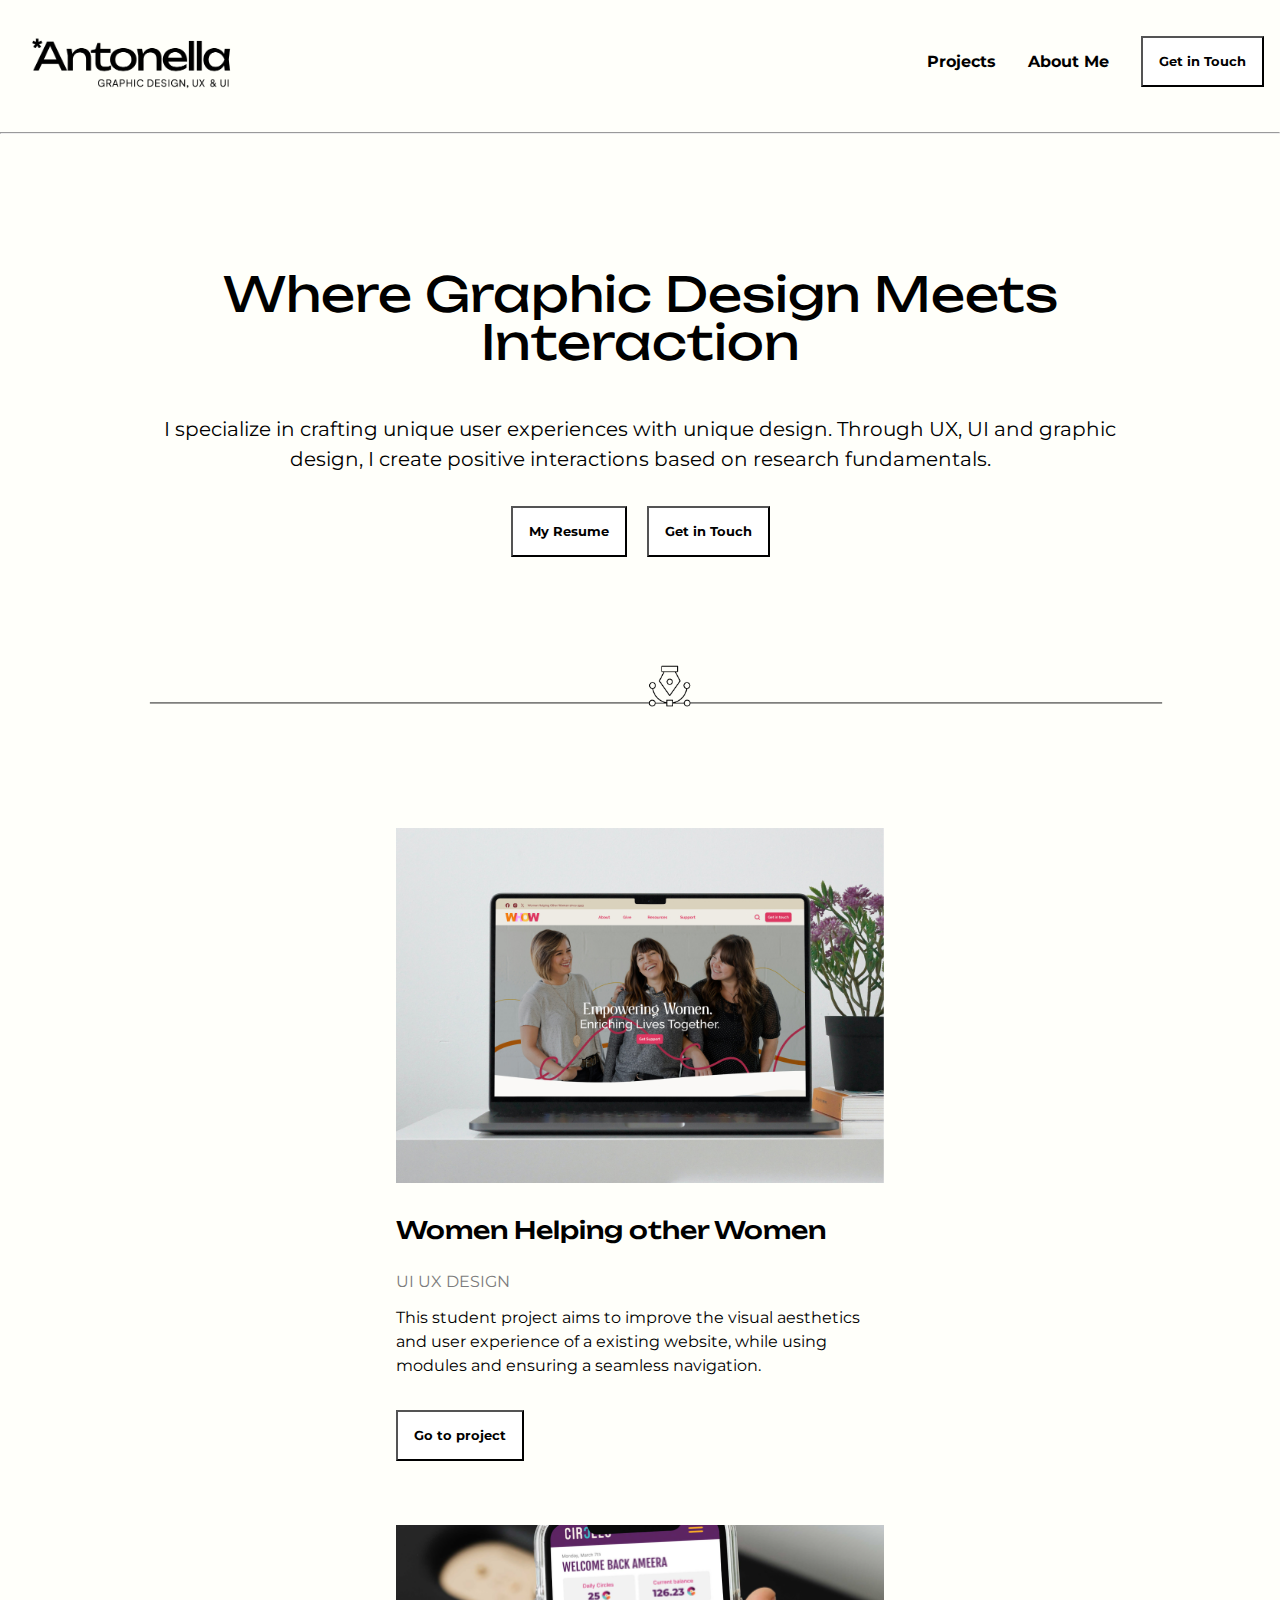
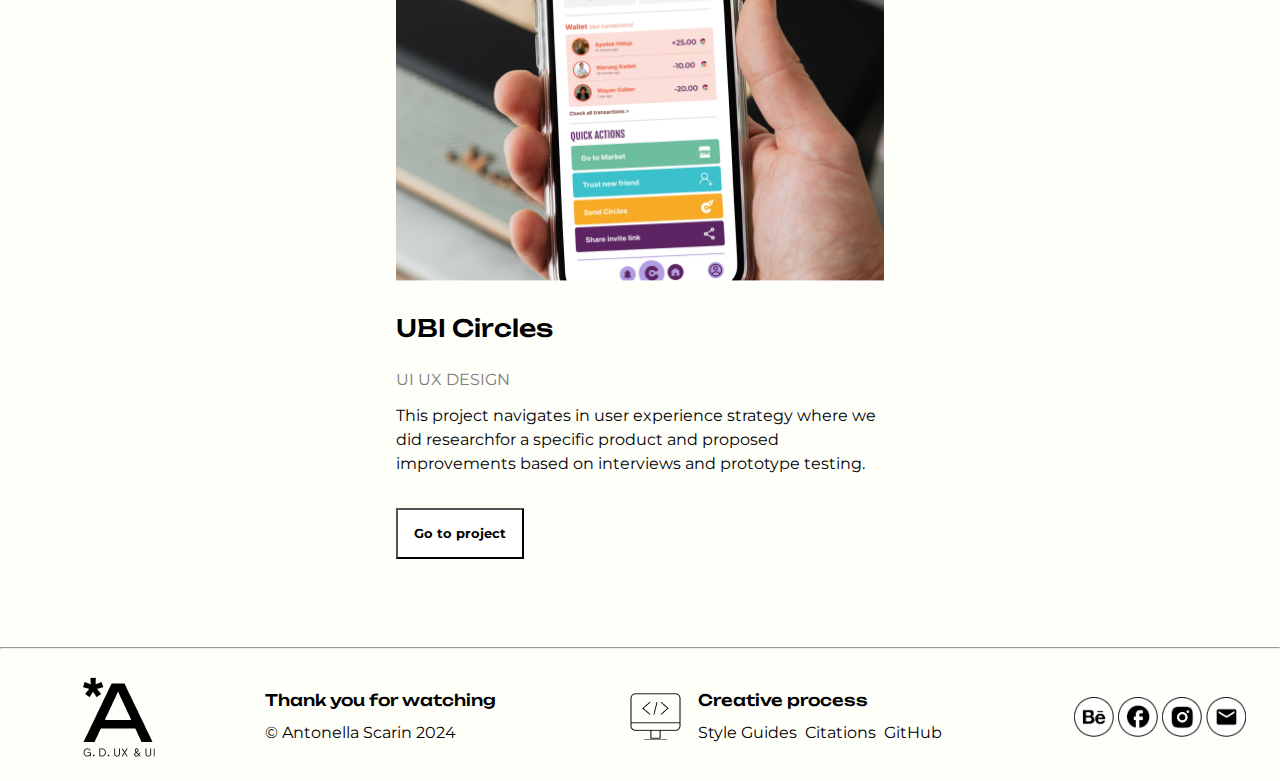
<file: index.html>
<!DOCTYPE html>

<html lang="en">
<head>
  <meta charset="utf-8">
  <meta name="viewport" content="width=device-width, initial-scale=1">
  <title>Portfolio Antonella</title>
  <link rel="stylesheet" href="css/style.css">
  
  <!-- GOOGLE FONTS: Unbounded -->
  <link rel="preconnect" href="https://fonts.googleapis.com" />
  <link rel="preconnect" href="https://fonts.gstatic.com" crossorigin />
  <link
  href="https://fonts.googleapis.com/css2?family=Unbounded:wght@200..900&display=swap"
  rel="stylesheet"
  />
  
  <!-- GOOGLE FONTS: Montserrat -->
  <link rel="preconnect" href="https://fonts.googleapis.com" />
  <link rel="preconnect" href="https://fonts.gstatic.com" crossorigin />
  <link
  href="https://fonts.googleapis.com/css2?family=Montserrat:ital,wght@0,100..900;1,100..900&family=Unbounded:wght@200..900&display=swap"
  rel="stylesheet"
  />
  
  <!-- ICON INSIDE BUTTONS -->
  <link
  rel="stylesheet"
  href="https://cdnjs.cloudflare.com/ajax/libs/font-awesome/6.5.2/css/all.min.css"
  integrity="sha512-SnH5WK+bZxgPHs44uWIX+LLJAJ9/2PkPKZ5QiAj6Ta86w+fsb2TkcmfRyVX3pBnMFcV7oQPJkl9QevSCWr3W6A=="
  crossorigin="anonymous"
  referrerpolicy="no-referrer"
  />
</head>
<!-- end of head.  Head is the brain of the website-->

<body>
  <nav class="navbar">
    <a href="index.html"><img class="logo" src="img/logo.png" alt="Websitelogo" width="201" height="56"></a>
    <div class="menu">
      <a href="index.html">Projects</a>
      <a href="about.html">About Me</a>
      <button class="nav-button" onclick="window.location.href='get-in-touch.html';">Get in Touch</button>
    </div>
  </nav>
  <!-- #end of navigation -->
  
  <hr />
  
  <main>
    <section class="hero">
      <h1>Where Graphic Design Meets Interaction</h1>
      <h2>
        I specialize in crafting unique user experiences with unique design.
        Through UX, UI and graphic design, I create positive interactions
        based on research fundamentals.
      </h2>
      <div>
        <button class="hero-buttons" onclick="window.location.href='doc/resume.pdf';">My Resume</button>
        <button class="hero-buttons" onclick="window.location.href='get-in-touch.html';">Get in Touch </button>
      </div>
    </section> <!-- #end of hero -->
    
    <img class="dividor" src="img/dividor.png" alt="a line." />
    
    <div class="projects-container">
      <section class="project-card">
        <img
        src="img/whow-project-cover.jpg"
        alt="a macbook open, showing a the home page of the website."
        width="491"
        height="357"
        />
        <h3>Women Helping other Women</h3>
        <h4>UI UX DESIGN</h4>
        <p>
          This student project aims to improve the visual aesthetics and user
          experience of a existing website, while using modules and ensuring a
          seamless navigation.
        </p>
        <button class="projects-button" onclick="window.location.href='project-1.html';"> Go to project <i class="fa-solid fa-arrow-right"></i>
        </button>  <!-- source:https://youtu.be/dvdamxFWiMM?si=2EXFftRUHvhOe-Tz -->
      </section>  <!-- #end of project 1 -->
      
      <section class="project-card">
        <img src="img/ubi-cover.jpg" alt="a hand holding an iphone with the home page of the app." width="491" height="357">
        <h3>UBI Circles</h3>
        <h4>UI UX DESIGN</h4>
        <p>
          This project navigates in user experience strategy where we did
          researchfor a specific product and proposed
          improvements based on interviews and prototype testing.
        </p>
        <button
        class="projects-button"
        onclick="window.location.href='project-2.html';">
        Go to project <i class="fa-solid fa-arrow-right"></i>
      </button>
      <!-- source:https://youtu.be/dvdamxFWiMM?si=2EXFftRUHvhOe-Tz -->
    </section>
    
    <!-- #end of project 2 -->
  </div>
</main>

<hr />

<footer>
  
  <figure class="footer-logo">
    <img src="img/footer-logo.png" alt="Websitelogo vertion 2" width="74" height="89">
  </figure>
  
  <div class="footer-content">
    <h5>Thank you for watching</h5>
    <p>© Antonella Scarin 2024</p>
  </div>
  
  <div class="creative-process">
    <figure class="footer-icon">
      <img src="img/icon-footer.png" alt="icon of a computer2" width="53" height="48">
    </figure>
    
    <div class="creative-process-content">
      
      <h5>Creative process</h5>
      
      <ul class="footer-list">
        <li class="footer-list-item"> <a href="doc/styleguides.pdf"><p>Style Guides</p></a>
          <!-- source: how to link a PDF:https://www.youtube.com/watch?v=sWHcoekPKCU --></li>
          <li class="footer-list-item"> <a href="doc/citations.pdf"><p>Citations</p></a> </li>
          <li class="footer-list-item"><a href="https://github.com/AntonellaSL/portfolio2024.git"><p>GitHub</p></a></li>
        </ul>
      </div>
    </div>
    
    <div class="social-media">
      <a class="social-media-logos" href="https://www.behance.net/antonellas0d31"><img src="img/behance.png" alt="Behance Logo" width="40" height="40"/></a>
      <a class="social-media-logos" href="https://www.facebook.com/antonellascarin/"><img src="img/facebook.png" alt="Facebook Logo" width="40" height="40"/></a>
      <a class="social-media-logos" href="https://www.instagram.com/_byantonella/"> <img src="img/instagram.png" alt="Instagram Logo" width="40" height="40"/></a>
      <a class="social-media-logos" href="antonella.scarin.l@gmail.com"><img src="img/email.png" alt="email icon" width="40" height="40"
        /></a>
      </div>
    </footer> <!-- #end of footer -->
  </body>
  </html>
</file>
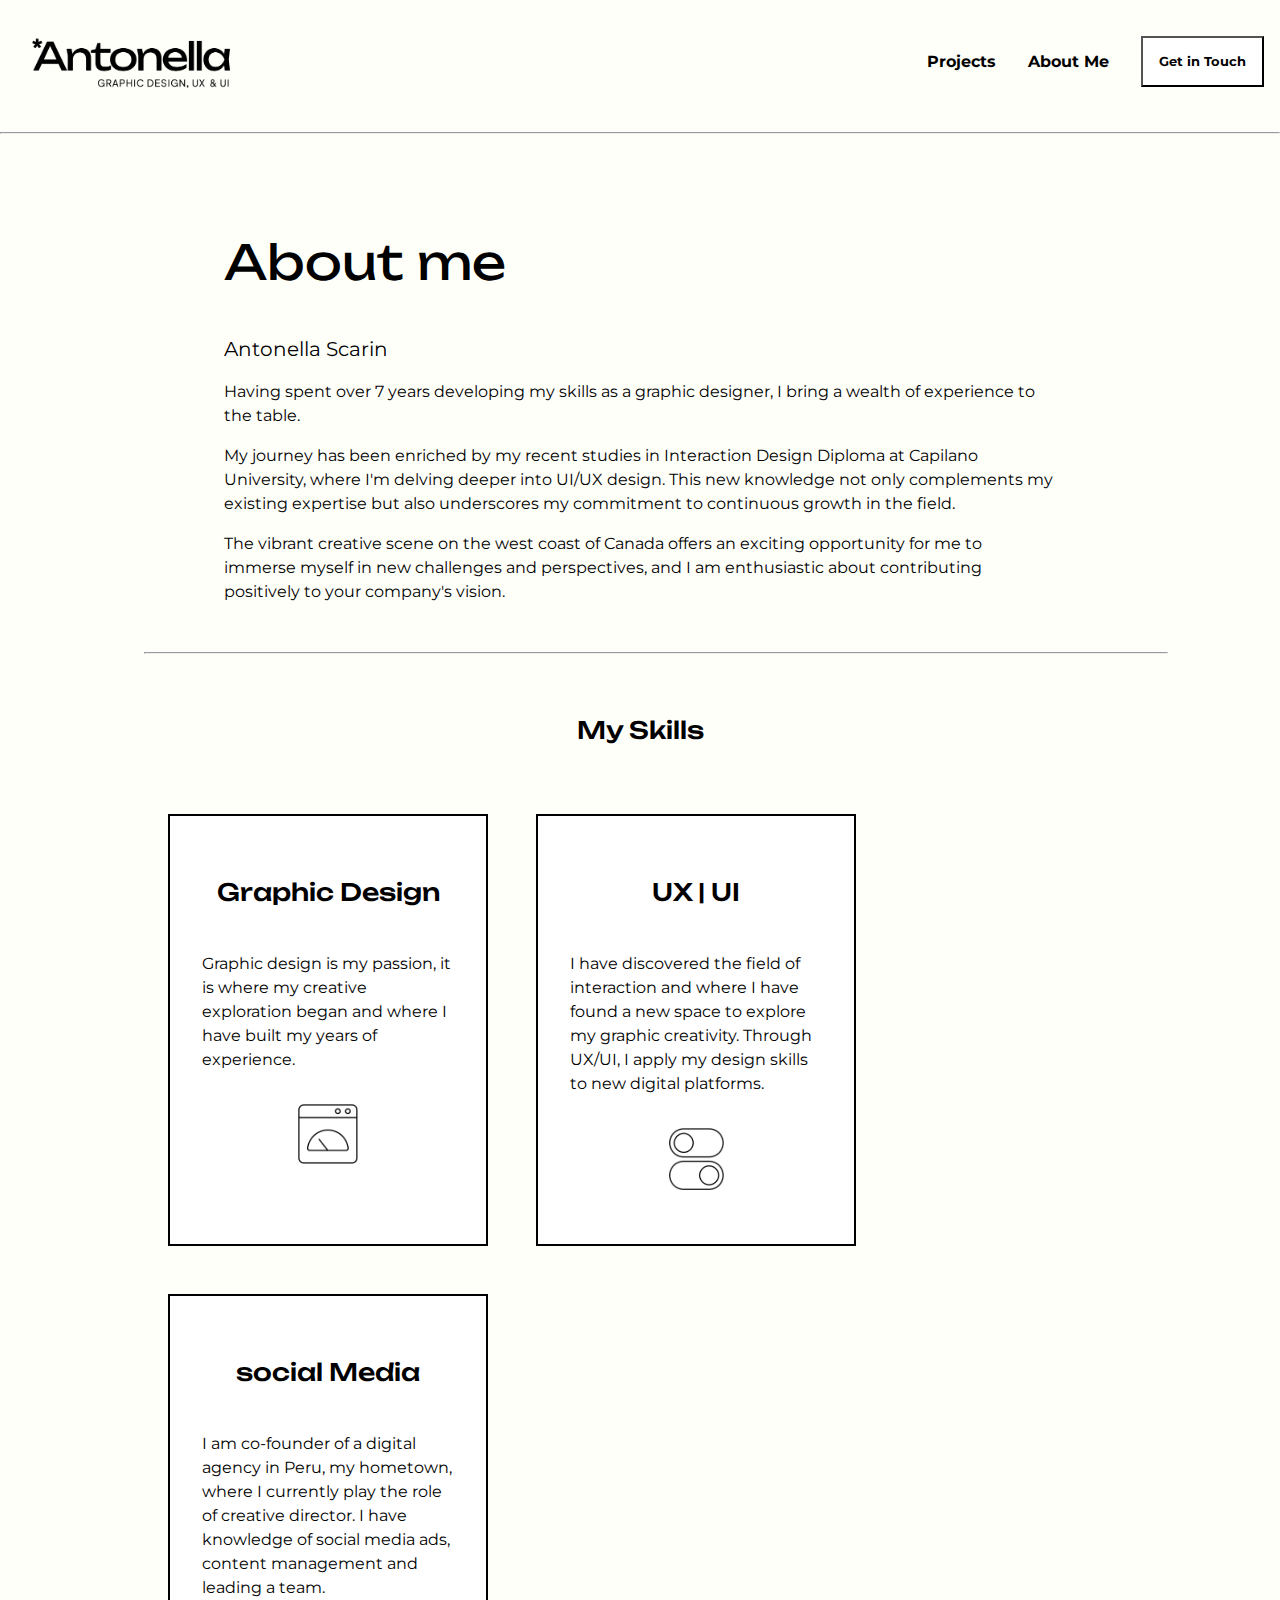
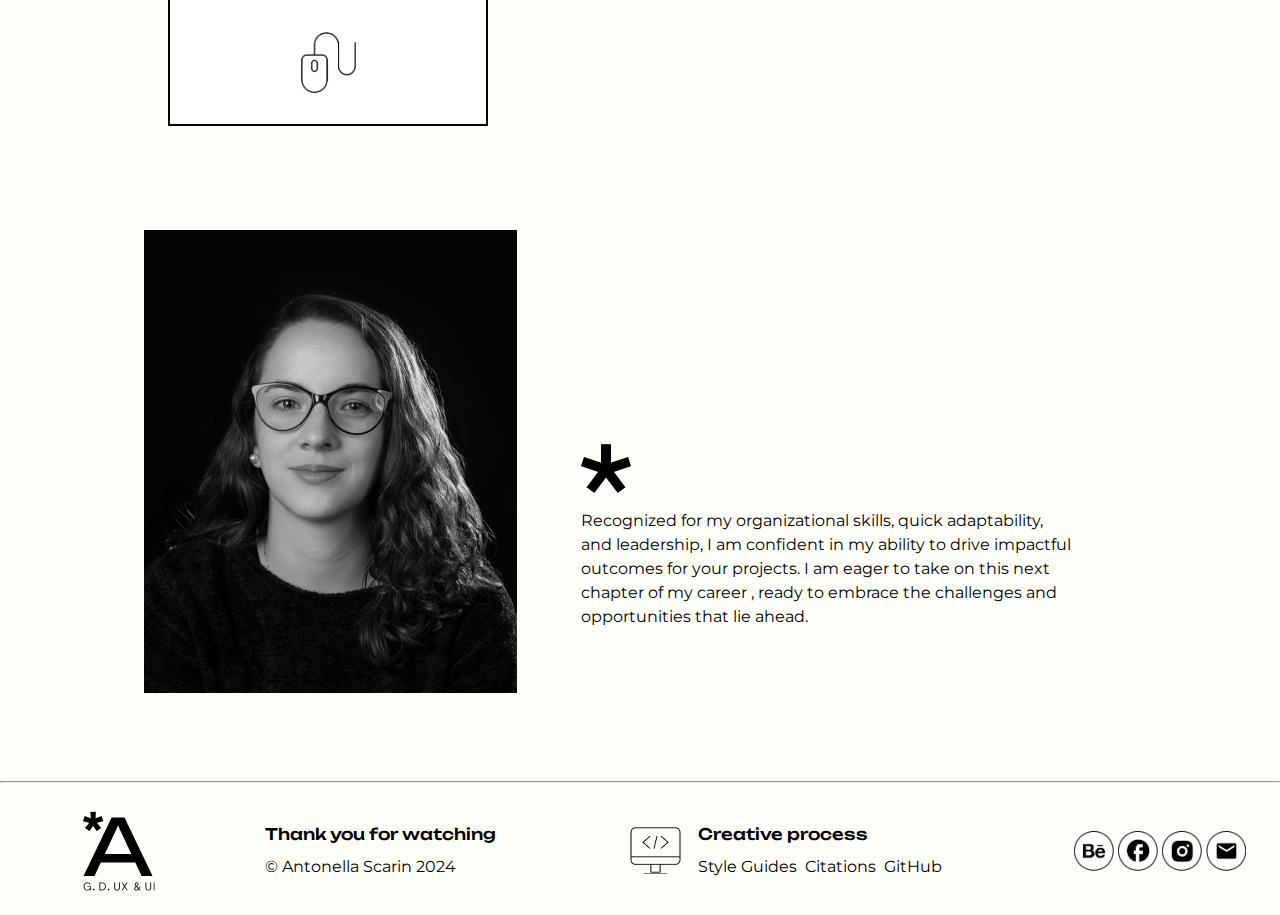
<file: about.html>
<!doctype html>

<html lang="en">
<head>
	<meta charset="utf-8">		
	<meta name="viewport" content="width=device-width, initial-scale=1">
	<title>Portfolio Antonella</title>
	<link rel="stylesheet" href="css/style.css">
	
	<!-- GOOGLE FONTS: Unbounded -->
	<link rel="preconnect" href="https://fonts.googleapis.com">
	<link rel="preconnect" href="https://fonts.gstatic.com" crossorigin>
	<link href="https://fonts.googleapis.com/css2?family=Unbounded:wght@200..900&display=swap" rel="stylesheet">
	
	
	<!-- GOOGLE FONTS: Montserrat -->
	<link rel="preconnect" href="https://fonts.googleapis.com">
	<link rel="preconnect" href="https://fonts.gstatic.com" crossorigin>
	<link href="https://fonts.googleapis.com/css2?family=Montserrat:ital,wght@0,100..900;1,100..900&family=Unbounded:wght@200..900&display=swap" rel="stylesheet">
	
	
</head> <!-- end of head.  Head is the brain of the website-->

<body>
	<nav class="navbar"> 
		<a href="index.html"><img class="logo" src="img/logo.png" alt="Websitelogo" width="201" height="56"/></a>
		<div class="menu">
			<a href="index.html">Projects</a>
			<a href="about.html">About Me</a>
			<button class="nav-button" onclick="window.location.href='get-in-touch.html';">Get in Touch</button>
		</div>
	</nav> <!-- #end of navigation -->
	
	<hr>
	
	<main>
		
		<section class="about-title">
			<h1>About me</h1>
			<h2>Antonella Scarin</h2>
			
			<div class="about-content">
				<p>Having spent over 7 years developing my skills as a graphic designer, I bring a wealth of experience to the table.</p>
				<p>My journey has been enriched by my recent studies in  Interaction Design Diploma at Capilano University, where I'm delving deeper into UI/UX design. This new knowledge not only complements my existing expertise but also underscores my commitment to continuous growth in the field.</p>
				<p>The vibrant creative scene on the west coast of Canada offers an exciting opportunity for me to immerse myself in new challenges and perspectives, and I am enthusiastic about contributing positively to your company's vision.</p>
			</div> <!-- #end of content -->
			
		</section> <!-- #end of about title -->
		
		<hr class="half-line">
		
		<section class="my-skills">
			<h3>My Skills</h3>
			
			<div class="skills-cards">
				
				<div class="card">
					<h3>Graphic Design</h3>
					<p>Graphic design is my passion, it is where my creative exploration began and where I have built my years of experience. </p>
					<img class="icon" src="img/card1-icon.png" alt="icon of a computer2" width="60" height="60">
				</div>
				
				<div class="card">
					<h3>UX | UI</h3>
					<p>I have discovered the field of interaction and where I have found a new space to explore my graphic creativity. Through UX/UI, I apply my design skills to new digital platforms. </p>
					<img class="icon" src="img/card2-icon.png" alt="icon of active buttons" width="55" height="63">
				</div>
				
				<div class="card">
					<h3>social Media</h3>
					<p>I am co-founder of a digital agency in Peru, my hometown, where I currently play the role of creative director. I have knowledge of social media ads, content management and leading a team. </p>
					<img class="icon" src="img/card3-icon.png" alt="icon of a computer mouse" width="55" height="61">
				</div>
				
			</div>
			
		</section> <!-- #end of my skills -->
		
		<section class="photo">
			
			<img src="img/about-photo.png" alt="icon of a computer mouse" width="373" height="463">
			<div class="photo-content">
				<img src="img/about-photo-icon.png" alt="an asterics" width="50" height="48">
				<p> Recognized for my organizational skills, quick adaptability, and  leadership, I am confident in my ability to drive impactful outcomes for your projects. I am eager to take on this next chapter of my career , ready to embrace the challenges and opportunities that lie ahead.</p>
			</div>
		</section>
		
	</main>
	
	
	<hr>
	
	<footer>
		
		<figure class="footer-logo">
			<img src="img/footer-logo.png" alt="Websitelogo vertion 2" width="74" height="89">
		</figure>
		
		<div class="footer-content">
			<h5>Thank you for watching</h5>
			<p>© Antonella Scarin 2024</p>
		</div>
		
		<div class="creative-process">
			<figure class="footer-icon">
				<img src="img/icon-footer.png" alt="icon of a computer2" width="53" height="48">
			</figure>
			
			<div class="creative-process-content">
				
				<h5>Creative process</h5>
				
				<ul class="footer-list">
					<li class="footer-list-item"> <a href="doc/styleguides.pdf"><p>Style Guides</p></a>
						<!-- source: how to link a PDF: https://www.google.com/search?q=how+to+button+to+a+pdf+html&oq=how+to+button+to+a+pdf+html&gs_lcrp=EgZjaHJvbWUyBggAEEUYOTIICAEQABgWGB4yCAgCEAAYFhge0gEIOTI0N2owajeoAgCwAgA&sourceid=chrome&ie=UTF-8#kpvalbx=_nmAbZqGfEbLN0PEPzuG7yAc_36 --></li>
						<li class="footer-list-item"> <a href="doc/citations.pdf"><p>Citations</p></a> </li>
						<li class="footer-list-item"><a href="https://github.com/AntonellaSL/portfolio2024"><p>GitHub</p></a></li>
					</ul>
				</div>
			</div>
			
			<div class="social-media">
				<a class="social-media-logos" href="https://www.behance.net/antonellas0d31"><img src="img/behance.png" alt="Behance Logo" width="40" height="40"/></a>
				<a class="social-media-logos" href="https://www.facebook.com/antonellascarin/"><img src="img/facebook.png" alt="Facebook Logo" width="40" height="40"/></a>
				<a class="social-media-logos" href="https://www.instagram.com/_byantonella/"> <img src="img/instagram.png" alt="Instagram Logo" width="40" height="40"/></a>
				<a class="social-media-logos" href="antonella.scarin.l@gmail.com"><img src="img/email.png" alt="email icon" width="40" height="40"
					/></a>
				</div>
			</footer> <!-- #end of footer -->
			
		</body>
		
		</html>
</file>
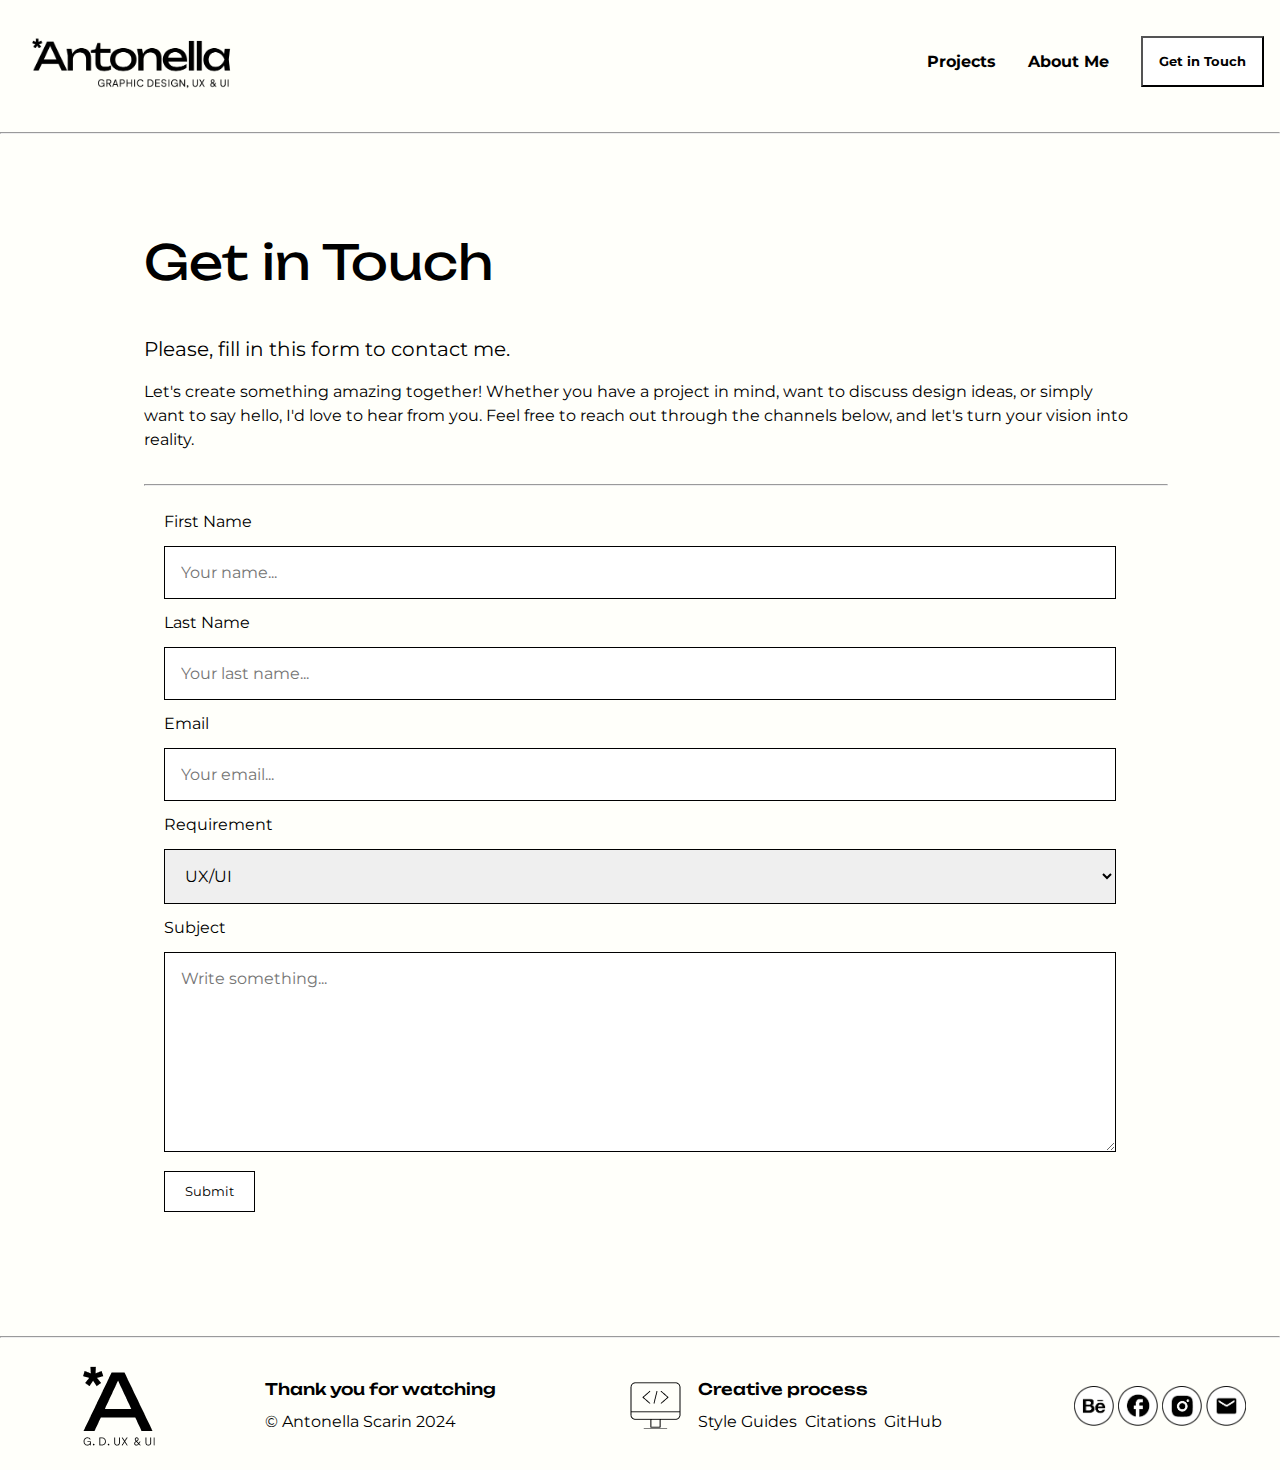
<file: get-in-touch.html>
<!doctype html>

<html lang="en">
<head>
	<meta charset="utf-8">		
	<meta name="viewport" content="width=device-width, initial-scale=1">
	<title>Portfolio Antonella</title>
	<link rel="stylesheet" href="css/style.css">
	
	<!-- GOOGLE FONTS: Unbounded -->
	<link rel="preconnect" href="https://fonts.googleapis.com">
	<link rel="preconnect" href="https://fonts.gstatic.com" crossorigin>
	<link href="https://fonts.googleapis.com/css2?family=Unbounded:wght@200..900&display=swap" rel="stylesheet">
	
	
	<!-- GOOGLE FONTS: Montserrat -->
	<link rel="preconnect" href="https://fonts.googleapis.com">
	<link rel="preconnect" href="https://fonts.gstatic.com" crossorigin>
	<link href="https://fonts.googleapis.com/css2?family=Montserrat:ital,wght@0,100..900;1,100..900&family=Unbounded:wght@200..900&display=swap" rel="stylesheet">
	
	
</head> <!-- end of head.  Head is the brain of the website-->

<body>
	<nav class="navbar"> 
		<a href="index.html"><img class="logo" src="img/logo.png" alt="Websitelogo" width="201" height="56"/></a>
		<div class="menu">
			<a href="index.html">Projects</a>
			<a href="about.html">About Me</a>
			<button class="nav-button" onclick="window.location.href='get-in-touch.html';">Get in Touch</button>
		</div>
	</nav> <!-- #end of navigation -->
	<hr>
	
	<main>
		
		<section class="contact-title">
			<h1>Get in Touch</h1>
			<h2>Please, fill in this form to contact me.</h2>
			<p>Let's create something amazing together! Whether you have a project in mind, want to discuss design ideas, or simply want to say hello, I'd love to hear from you. Feel free to reach out through the channels below, and let's turn your vision into reality.</p>
		</section> <!-- #end of title -->
		
		
		<hr class="half-line">
		
		<div class="container">
			<form action="action_page.php">
				
				<label for="fname">First Name</label>
				<input type="text" id="fname" name="firstname" placeholder="Your name...">
				
				<label for="lname">Last Name</label>
				<input type="text" id="lname" name="lastname" placeholder="Your last name...">
				
				<label for="lname">Email</label>
				<input type="text" id="email" name="email" placeholder="Your email...">
				
				<label for="requirement">Requirement</label>
				<select id="requirement" name="requirement">
					<option value="uxui">UX/UI</option>
					<option value="graphicdesign">Graphic Design</option>
					<option value="socialmedia">Social Media Management</option>
				</select>
				
				<label for="subject">Subject</label>
				<textarea id="subject" name="subject" placeholder="Write something..." style="height:200px"></textarea>
				
				<input type="submit" value="Submit">
				
			</form>
		</div>
		
	</main>
	
	<hr>
	<footer>
		
		<figure class="footer-logo">
			<img src="img/footer-logo.png" alt="Websitelogo vertion 2" width="74" height="89">
		</figure>
		
		<div class="footer-content">
			<h5>Thank you for watching</h5>
			<p>© Antonella Scarin 2024</p>
		</div>
		
		<div class="creative-process">
			<figure class="footer-icon">
				<img src="img/icon-footer.png" alt="icon of a computer2" width="53" height="48">
			</figure>
			
			<div class="creative-process-content">
				
				<h5>Creative process</h5>
				
				<ul class="footer-list">
					<li class="footer-list-item"> <a href="doc/styleguides.pdf"><p>Style Guides</p></a>
						<!-- source: how to link a PDF: https://www.google.com/search?q=how+to+button+to+a+pdf+html&oq=how+to+button+to+a+pdf+html&gs_lcrp=EgZjaHJvbWUyBggAEEUYOTIICAEQABgWGB4yCAgCEAAYFhge0gEIOTI0N2owajeoAgCwAgA&sourceid=chrome&ie=UTF-8#kpvalbx=_nmAbZqGfEbLN0PEPzuG7yAc_36 --></li>
						<li class="footer-list-item"> <a href="doc/citations.pdf"><p>Citations</p></a> </li>
						<li class="footer-list-item"><a href="https://github.com/AntonellaSL/portfolio2024"><p>GitHub</p></a></li>
					</ul>
				</div>
			</div>
			
			<div class="social-media">
				<a class="social-media-logos" href="https://www.behance.net/antonellas0d31"><img src="img/behance.png" alt="Behance Logo" width="40" height="40"/></a>
				<a class="social-media-logos" href="https://www.facebook.com/antonellascarin/"><img src="img/facebook.png" alt="Facebook Logo" width="40" height="40"/></a>
				<a class="social-media-logos" href="https://www.instagram.com/_byantonella/"> <img src="img/instagram.png" alt="Instagram Logo" width="40" height="40"/></a>
				<a class="social-media-logos" href="antonella.scarin.l@gmail.com"><img src="img/email.png" alt="email icon" width="40" height="40"
					/></a>
				</div>
			</footer> <!-- #end of footer -->
			
		</body>
		
		</html>
</file>
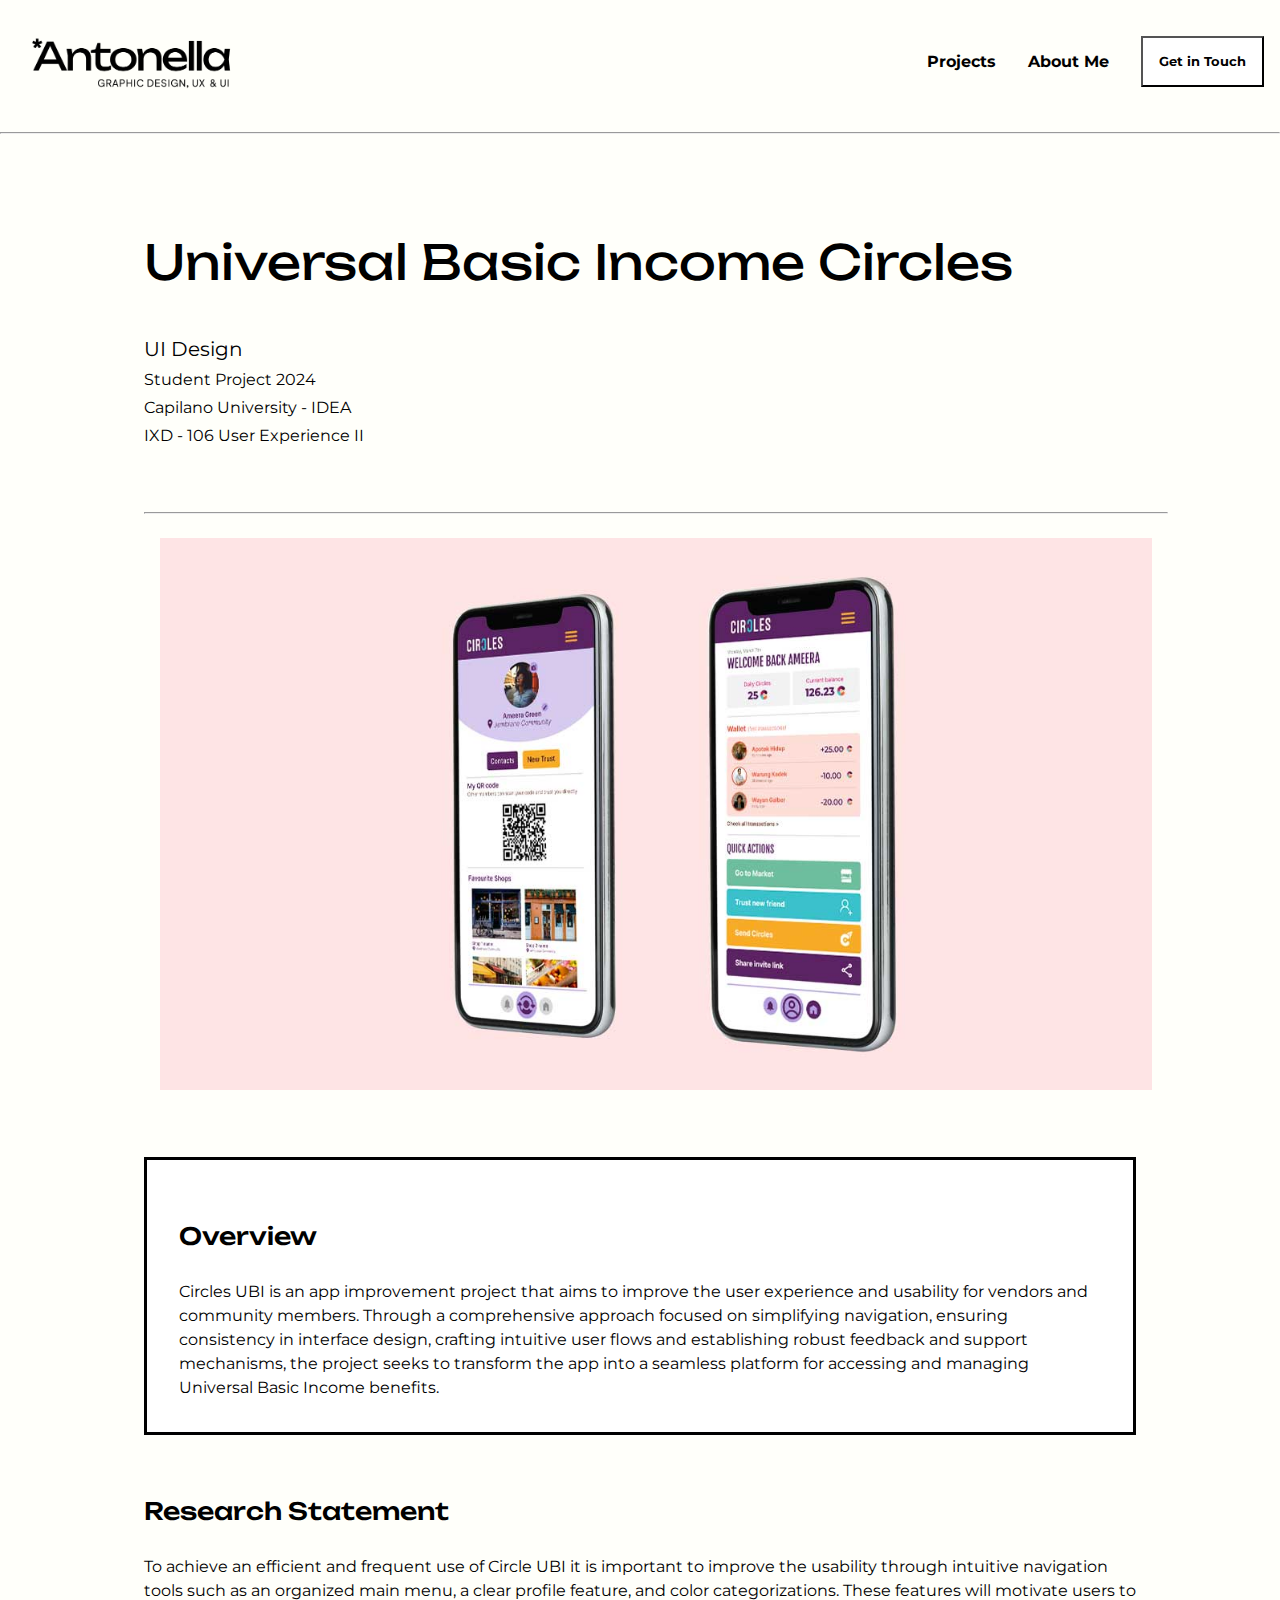
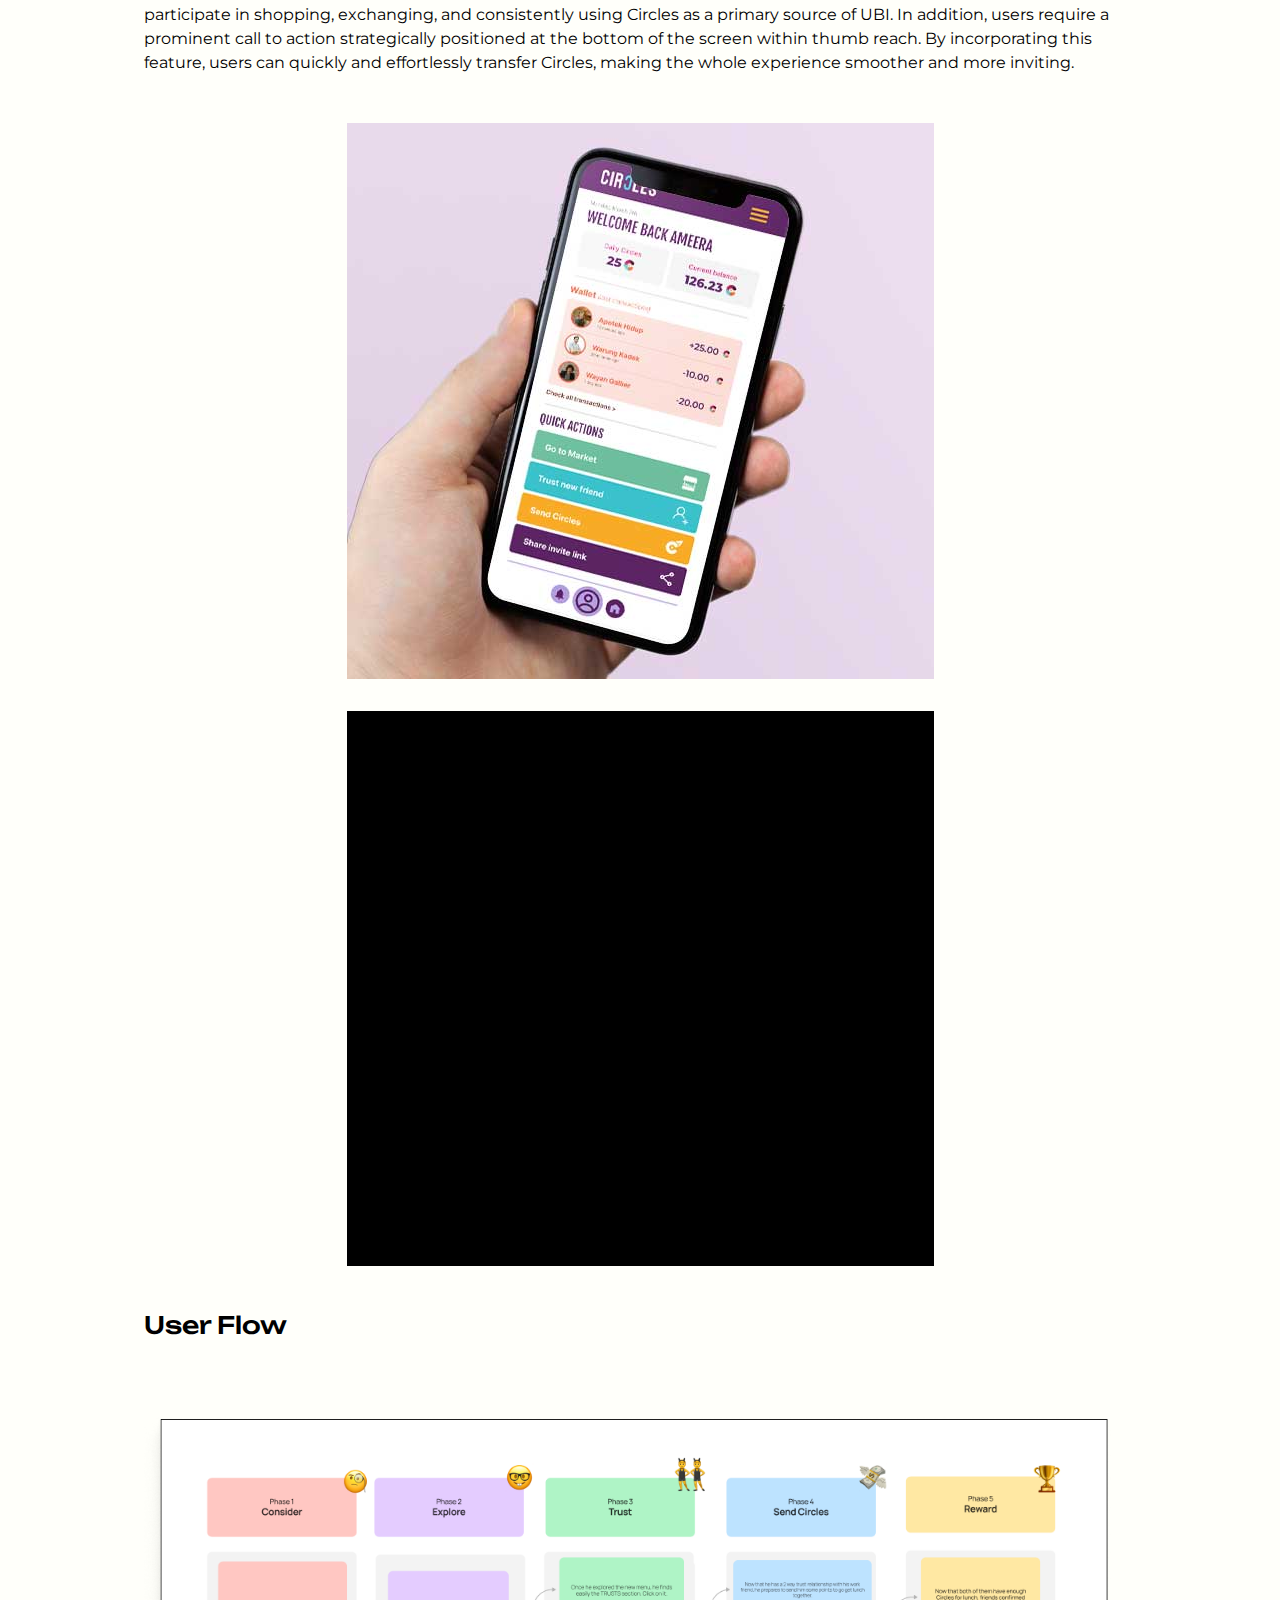
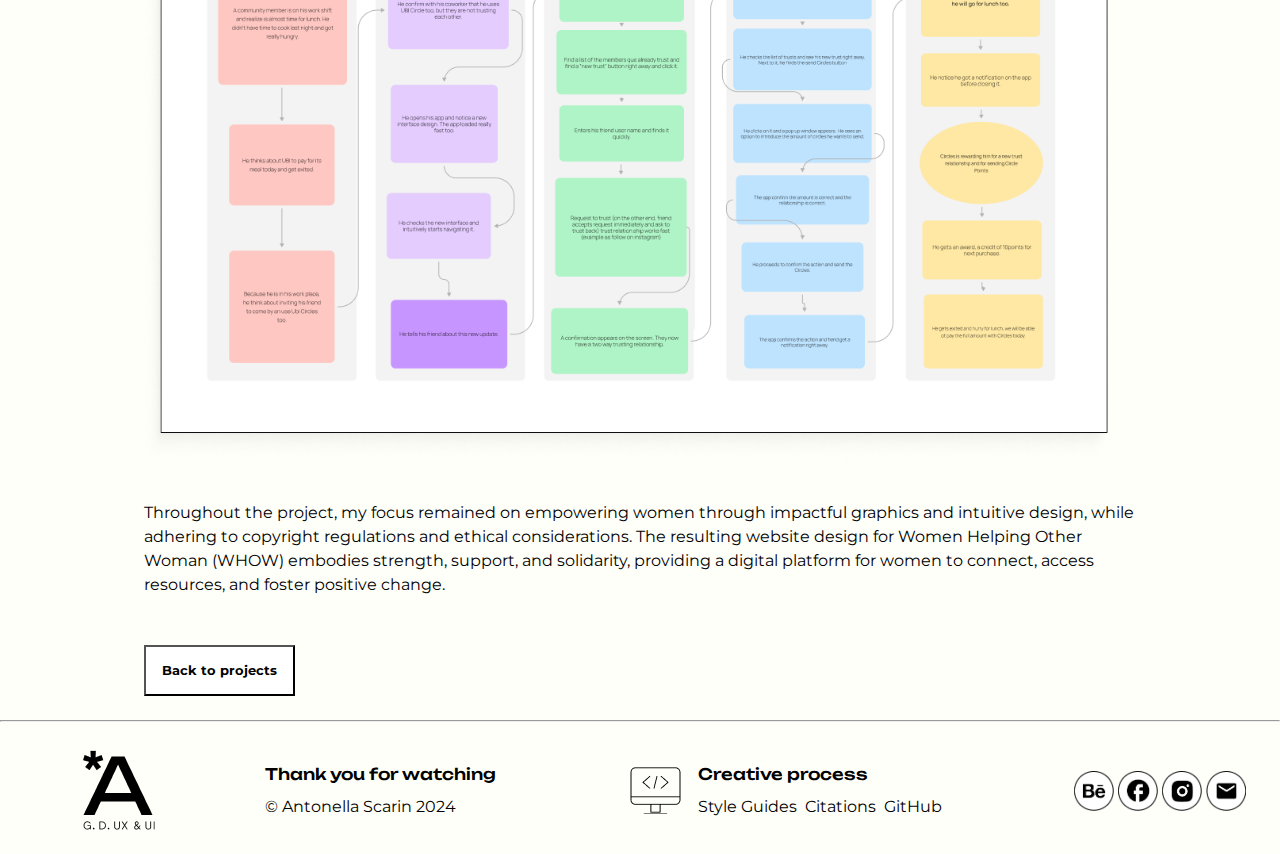
<file: project-2.html>
<!doctype html>

<html lang="en">
<head>
	<meta charset="utf-8">		
	<meta name="viewport" content="width=device-width, initial-scale=1">
	<title>Portfolio Antonella</title>
	<link rel="stylesheet" href="css/style.css">
	
	<!-- GOOGLE FONTS: Unbounded -->
	<link rel="preconnect" href="https://fonts.googleapis.com">
	<link rel="preconnect" href="https://fonts.gstatic.com" crossorigin>
	<link href="https://fonts.googleapis.com/css2?family=Unbounded:wght@200..900&display=swap" rel="stylesheet">
	
	
	<!-- GOOGLE FONTS: Montserrat -->
	<link rel="preconnect" href="https://fonts.googleapis.com">
	<link rel="preconnect" href="https://fonts.gstatic.com" crossorigin>
	<link href="https://fonts.googleapis.com/css2?family=Montserrat:ital,wght@0,100..900;1,100..900&family=Unbounded:wght@200..900&display=swap" rel="stylesheet">
	
	
</head> <!-- end of head.  Head is the brain of the website-->

<body>
	<nav class="navbar"> 
		<a href="index.html"><img class="logo" src="img/logo.png" alt="Websitelogo" width="201" height="56"/></a>
		<div class="menu">
			<a href="index.html">Projects</a>
			<a href="about.html">About Me</a>
			<button class="nav-button" onclick="window.location.href='get-in-touch.html';">Get in Touch</button>
		</div>
	</nav> <!-- #end of navigation -->
	
	<hr>
	
	<main>
		
		<section class="hero-whow">
			<h1>Universal Basic Income Circles</h1>
			<h2>UI Design</h2>
			<p>Student Project 2024</p>
			<p>Capilano University - IDEA</p>
			<p>IXD - 106 User Experience II</p>
		</section> <!-- #end of hero -->
		
		<hr class="half-line">
		
		<section class="project-container">
			
			<img class="galerie-item" src="img/ubi-1.jpg" alt="mockup" width="1236" height="556">
			
			
			
			<div class="overview">
				<h3>Overview</h3>
				<p> Circles UBI is an app improvement project that aims to improve the user experience and usability for vendors and community members. Through a comprehensive approach focused on simplifying navigation, ensuring consistency in interface design, crafting intuitive user flows and establishing robust feedback and support mechanisms, the project seeks to transform the app into a seamless platform for accessing and managing Universal Basic Income benefits. </p>
			</div>
			
			
			<div class="design-stage">
				<h3>Research Statement</h3>
				<p> To achieve an efficient and frequent use of Circle UBI it is important to improve the usability through intuitive navigation tools such as an organized main menu, a clear profile feature, and color categorizations. These features will motivate users to  participate in shopping, exchanging, and consistently using Circles as a primary source of UBI.
					
					In addition, users require a prominent call to action strategically positioned at the bottom of the screen within thumb reach. By incorporating this feature,  users can quickly and effortlessly transfer Circles, making the whole experience smoother and more inviting. </p>
				</div>
				
				<div class="galerie">
					<img class="galerie-item" src="img/ubi-2.jpg" alt="mockup" width="587" height="556">
					<video class="galerie-item" width="587" height="685" autoplay loop muted> <source src="vid/ubi-video.mp4" type="video/mp4"></video>
				</div>
				
				<div class="process">
					<h3>User Flow</h3>
					<img src="img/ubi-3.png" alt="mockup" width="1251" height="899">
					<p>Throughout the project, my focus remained on empowering women through impactful graphics and intuitive design, while adhering to copyright regulations and ethical considerations. The resulting website design for Women Helping Other Woman (WHOW) embodies strength, support, and solidarity, providing a digital platform for women to connect, access resources, and foster positive change.</p>
				</div>
				
				
			</section> <!-- #end of project -->
			
			<button class="end-button" onclick="window.location.href='index.html';">Back to projects</button>
		</main>
		
		<hr>
		<footer>
			
			<figure class="footer-logo">
				<img src="img/footer-logo.png" alt="Websitelogo vertion 2" width="74" height="89">
			</figure>
			
			<div class="footer-content">
				<h5>Thank you for watching</h5>
				<p>© Antonella Scarin 2024</p>
			</div>
			
			<div class="creative-process">
				<figure class="footer-icon">
					<img src="img/icon-footer.png" alt="icon of a computer2" width="53" height="48">
				</figure>
				
				<div class="creative-process-content">
					
					<h5>Creative process</h5>
					
					<ul class="footer-list">
						<li class="footer-list-item"> <a href="doc/styleguides.pdf"><p>Style Guides</p></a>
							<!-- source: how to link a PDF: https://www.google.com/search?q=how+to+button+to+a+pdf+html&oq=how+to+button+to+a+pdf+html&gs_lcrp=EgZjaHJvbWUyBggAEEUYOTIICAEQABgWGB4yCAgCEAAYFhge0gEIOTI0N2owajeoAgCwAgA&sourceid=chrome&ie=UTF-8#kpvalbx=_nmAbZqGfEbLN0PEPzuG7yAc_36 --></li>
							<li class="footer-list-item"> <a href="doc/citations.pdf"><p>Citations</p></a> </li>
							<li class="footer-list-item"><a href="https://github.com/AntonellaSL/portfolio2024"><p>GitHub</p></a></li>
						</ul>
					</div>
				</div>
				
				<div class="social-media">
					<a class="social-media-logos" href="https://www.behance.net/antonellas0d31"><img src="img/behance.png" alt="Behance Logo" width="40" height="40"/></a>
					<a class="social-media-logos" href="https://www.facebook.com/antonellascarin/"><img src="img/facebook.png" alt="Facebook Logo" width="40" height="40"/></a>
					<a class="social-media-logos" href="https://www.instagram.com/_byantonella/"> <img src="img/instagram.png" alt="Instagram Logo" width="40" height="40"/></a>
					<a class="social-media-logos" href="antonella.scarin.l@gmail.com"><img src="img/email.png" alt="email icon" width="40" height="40"
						/></a>
					</div>
				</footer> <!-- #end of footer -->
				
			</body>
			
			</html>
</file>
<file: css/style.css>
@import url(reset.css);

html {
  box-sizing: border-box;
}
*,
*:before,
*:after {
  box-sizing: inherit;
}

/* border-box tells the browser to account for any border and padding in the values you specify for an element's width and height. 
If you set an element's width to 100 pixels, that 100 pixels will include any border or padding you added, and the content box will shrink to absorb that extra width. 
https://developer.mozilla.org/en-US/docs/Web/API/ResizeObserverEntry/borderBoxSize */

/* ------------ PARAGRAPH, BACKGROUND AND TEXT STYLES ------------ */

img {
  max-width: 100%;
  height: auto;
}

video {
  max-width: 100%;
  height: auto;
}

body {
  background-color: #fffffa;
}


h1 {
  font-family: "Unbounded", sans-serif;
  font-style: normal;
  font-weight: 400;
  font-size: 3rem;
  margin-bottom: 0rem;
}

h2 {
  font-family: "Montserrat", sans-serif;
  font-style: normal;
  font-weight: 400;
  font-size: 1.25rem;
  margin-bottom: 0;
  margin-top: 3rem;
  line-height: 150%;
}

h3 {
  font-family: "Unbounded", sans-serif;
  font-style: normal;
  font-weight: 500;
  font-size: 1.5rem;
  margin-bottom: 2rem;
  margin-top: 2rem;
}

h4 {
  font-family: "Montserrat", sans-serif;
  font-style: normal;
  font-weight: 400;
  font-size: 1rem;
  color: #7c7c7c;
  margin-bottom: 0;
  margin-top: 1rem;
}

h5 {
  font-family: "Unbounded", sans-serif;
  font-style: normal;
  font-weight: 500;
  font-size: 1rem;
  margin-bottom: 0;
}

p {
  font-family: "Montserrat", sans-serif;
  font-style: normal;
  font-weight: 400;
  font-size: 1rem;
  color: black;
  margin-top: 1rem;
  line-height: 150%; /* ---https://developer.mozilla.org/en-US/docs/Web/CSS/line-height--*/
}
a{
  text-decoration: none;
  color: #000000;
}

.footer-icon{
  padding-right: 1rem;
}

/* ------------------- NAV BAR ------------------- */

.navbar {
  display: flex;
  flex-direction: row;
  justify-content: flex-end;
  width: 100%;
  margin: 0 auto;
  padding: 1rem;
  z-index: 100;
}

.navbar a {
  display: inline-block;
  align-content: center;
  color: #000000;
  font-family: "Montserrat", sans-serif;
  font-size: 1rem;
  font-weight: 700;
  text-decoration: none;
  flex-grow: 1;
  flex-shrink: 1;
  flex-basis: auto;
  padding: 1rem;
}

.menu {
  margin-right: auto;
  display: flex;
  align-items: center;
}

.navbar a:hover {
  color: #fea725;
  text-decoration: underline;
  text-decoration-color: #ffc400;
}

.nav-button {   /* -- source:https://www.w3schools.com/howto/howto_css_outline_buttons.asp-- */
  padding: 1rem;
  background-color: white;
  font-family: "Montserrat", sans-serif;
  font-weight: 700;
  font-size: 0.8rem;
  border-color: black;
  max-height: 4rem;
  margin-left: 1rem;
}


.end-button {   /* -- source:https://www.w3schools.com/howto/howto_css_outline_buttons.asp-- */
  padding: 1rem;
  background-color: white;
  font-family: "Montserrat", sans-serif;
  font-weight: 700;
  font-size: 0.8rem;
  border-color: black;
  max-height: 4rem;
  margin-top: 3rem;
}

.end-button:hover {   /* -- source:https://www.w3schools.com/howto/howto_css_outline_buttons.asp-- */
  background-color: rgb(0, 0, 0);
color: white;
  border-color: black;

}

.projects-button {
  padding: 1rem;
  margin-top: 2rem;
  background-color: white;
  font-family: "Montserrat", sans-serif;
  font-weight: 700;
  font-size: 0.8rem;
  border-color: black;
  max-height: 4rem;
}

.projects-button:hover {
  background-color: #000000;
  color: white;
}

.nav-button:hover {
  background-color: #000000;
  color: white;
}

hr {
  color: #000000;
}

.half-line{
  width:80vw;
  margin-top: 2rem;
}

/* ----------------- HERO AREA / INDEX ----------------- */

main {
  margin: 0 auto;
  grid-gap: 1em;
  padding: 1rem;
  max-width: 80vw;
  
}


.hero {
  display: flex;
  flex-direction: column;
  margin-top: 7rem;
  margin-bottom: 3rem;
  align-items: center;
  justify-content: center;
  max-width: 80vw;
  text-align: center;
}

.hero-buttons {   /* -- source:https://www.w3schools.com/howto/howto_css_outline_buttons.asp-- */
  padding: 1rem;
  margin-top: 2rem;
  margin-right: 0.5rem;
  margin-left: 0.5rem;
  background-color: white;
  font-family: "Montserrat", sans-serif;
  font-weight: 700;
  font-size: 0.8rem;
  border-color: black;
  max-height: 4rem;
}

.hero-buttons:hover {
  background-color: #000000;
  color: white;
}

.dividor {
  margin-top: 2rem;
  margin-bottom: 5rem;
  height: auto;
  max-width: 80vw;
}

/* ------------------ PROJECTS/INDEX ----------------- */

.projects-container {
  display: flex;
  flex-direction: row;
  flex-wrap: wrap;
  justify-content: center;
  margin-bottom: 2rem;
}

.project-card {
  flex-direction: row;
  flex-wrap: wrap;
  justify-content: flex-start;
  margin: 2rem;
  max-width: 30.5rem;
}

.button:hover {
  background-color: #000000;
  color: white;
}



/* ----------------- ABOUT ME PAGE ----------------- */


.about-title {
  margin-right: 5rem;
  margin-left: 5rem;
  margin-top: 5rem;
  margin-bottom: 3rem;
}

.my-skills {
  display: flex;
  flex-direction: column;
  align-items: center;
  margin-bottom: 5rem;
  margin-top: 2rem;
}
.skills-cards {
  display: flex;
  flex-direction: row;
  align-items: center;
  flex-wrap: wrap;
  margin-top: 1rem;
}

.card {
  display: flex;
  flex-direction: column;
  align-items: center;
  background-color: #ffffff;
  border: 1rem;
  border: 2px solid black;
  padding: 2rem;
  margin: 1.5rem;
  width: 20rem;
  height: 27rem;
}

.photo {
  display: flex;
  flex-direction: row;
  align-items: flex-end;
  background-size: cover;
  background-repeat: no-repeat;
  margin-bottom: 4rem;
  align-self: center;
  justify-content: center;
}

.photo-content {
  display: flex;
  flex-direction: column;
  max-width: 50vw;
  margin: 4rem;
}

.about-background {
  background-position: right 3em bottom 10px;
}

.icon{
  margin-top: 2rem;
}


/* ----------------- PROJECT 1:WHOW ---------------- */

.hero-whow{
  margin-top: 5rem;
  text-align: left;
  margin-bottom: 4rem;
}

.hero-whow p{
  margin-top: 0.25rem;
}

.overview{
  flex-wrap: wrap;
  background-color: white;
  border: solid;
  border-color: black;
  padding: 2rem;
  margin-top: 3rem;
  margin-bottom: 4rem;
}

.galerie{
  display: flex;
  flex-direction: row;
  flex-wrap: wrap;
  align-items: center;
  justify-content: center;
  margin-top: 2rem;
}

.galerie-item{
  margin: 1rem;
}


.art-direction{
  margin-top: 3rem;
}

.moodboard {
  margin-top: 4rem;
  display: block;
  margin-left: auto;
  margin-right: auto;
  margin-bottom: 4rem;
}



/* ------------------- CONTACT FORM ------------------- */

.contact-title {
  margin-top: 5rem;
  text-align: left;
  max-width: 80vw;
}

input[type="text"],
select,
textarea {
  width: 100%;
  font-family: "Montserrat", sans-serif;
  font-weight: 400;
  font-size: 1rem;
  padding: 1rem;
  border: 1px solid #000000;
  box-sizing: border-box;
  margin-top: 1rem;
  margin-bottom: 1rem;
  resize: vertical; /* Allow the user to vertically resize the textarea (not horizontally) */
}

input[type="text"],
label {
  font-family: "Montserrat", sans-serif;
  font-size: 1rem;
}

input[type="submit"] {
  background-color: #ffffff;
  color: rgb(0, 0, 0);
  border: 1px solid black;
  padding: 12px 20px;
  cursor: pointer;
  font-family: "Montserrat", sans-serif;
  font-weight: 400;
  font-size: 0.8rem;
}

input[type="submit"]:hover {
  background-color: #000000;
  color: #ffffff;
  border: 1px;
}

.container {
  border-radius: 5px;
  padding: 20px;
  max-width: 80vw;
  margin-bottom: 5rem;
}


/* ------------------- FOOTER ----------------*/
/* ---James helped me building the grid during class. I worked on the alignments---*/

footer {
  display: grid;
  grid-template-columns: repeat(12, 1fr);
  padding: 1rem;
}

.footer-logo {
  grid-column-start: 1;
  grid-column-end: 3;
  justify-self: center;
  align-self: center;
}
.footer-content {
  grid-column-start: 3;
  grid-column-end: 6;
  justify-self: center;
  align-self: center;
}
.creative-process {
  grid-column-start: 6;
  grid-column-end: 11;
  display: flex;
  flex-direction: row;
  justify-self: center;
  align-self: center;
}

.creative-process-content {
  display: flex;
  flex-direction: column;
  margin-right: 0.8rem;
}
.footer-list {
  display: flex;
  flex-direction: row;
  align-items: flex-start;
}

.footer-list-item {
  padding-right: 0.5rem;
}
.footer-list-item:hover {
  color: #fea725;
}
.social-media {
  grid-column-start: 11;
  grid-column-end: 13;
  justify-self: center;
  align-self: center;
}

footer p{
  color: #000000;
  margin-top: 0.8rem;
  text-decoration: none;
}
</file>
